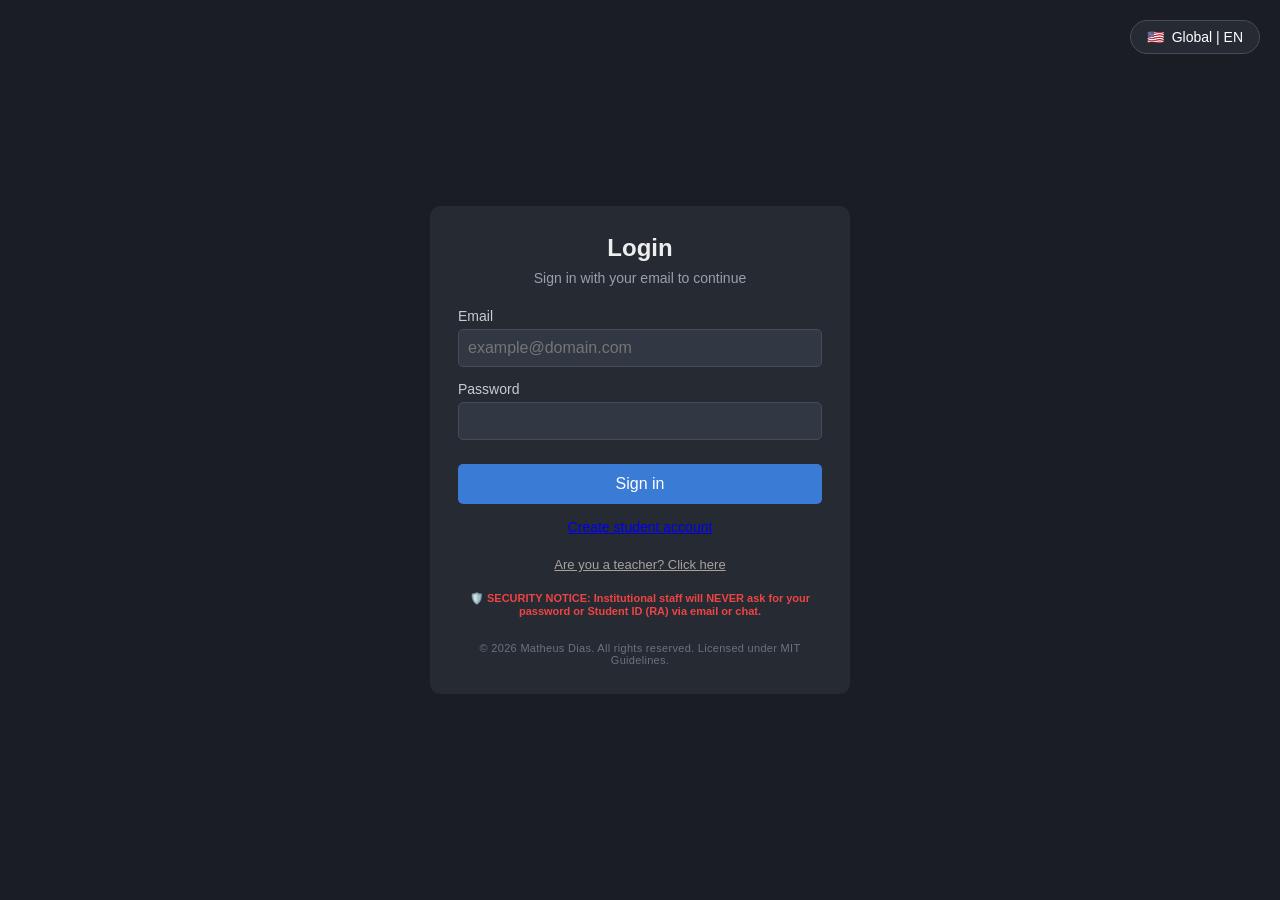
<file: index.html>
<!DOCTYPE html>
<html lang="en">
<head>
    <meta charset="UTF-8">
    <meta http-equiv="refresh" content="0; url=web/index.html">
    <title>Redirecting...</title>
    <script>
        window.location.href = "web/index.html";
    </script>
</head>
<body>
    <p>If you are not redirected, <a href="web/index.html">click here</a>.</p>
</body>
</html>
</file>
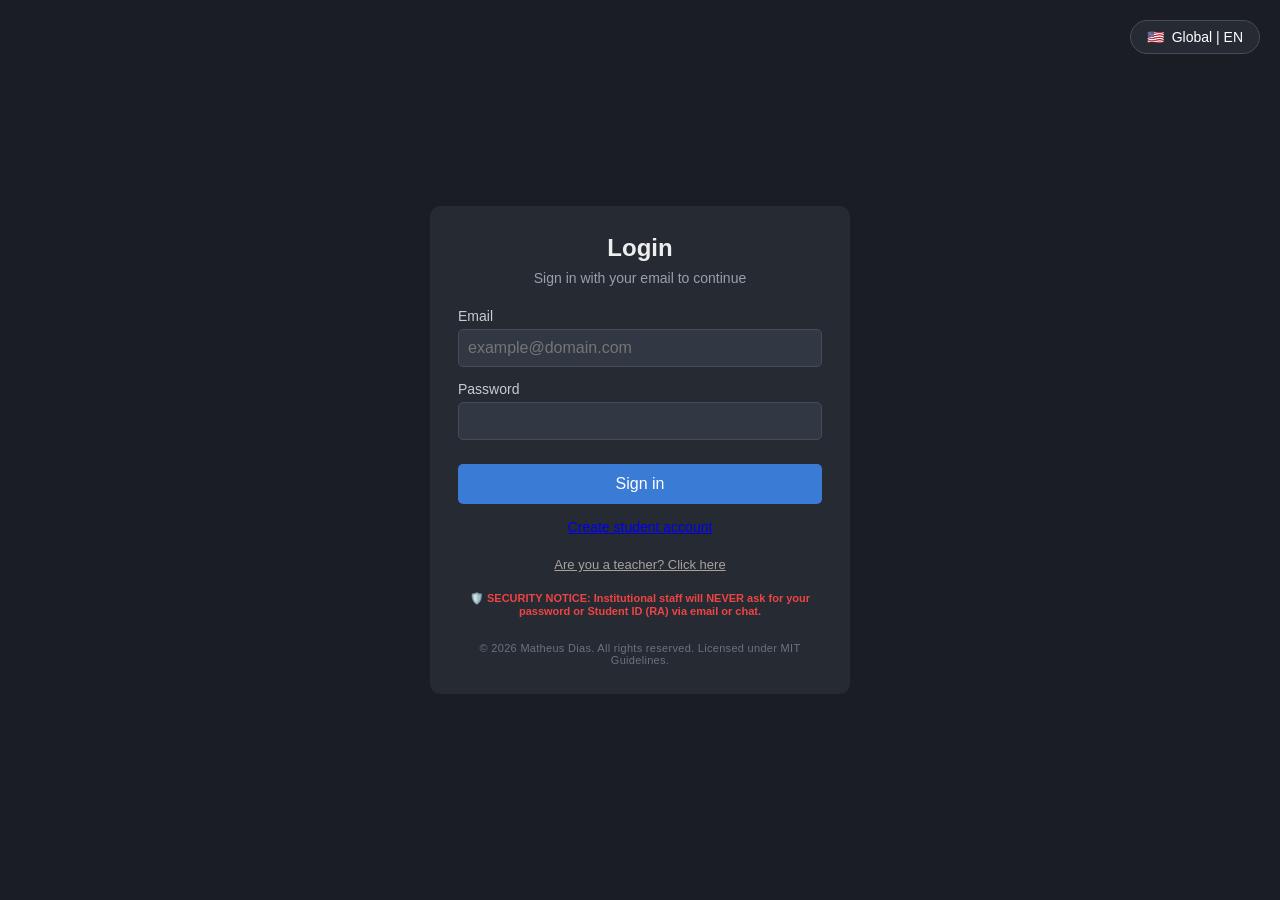
<file: web/index.html>
<!DOCTYPE html>
<html lang="en">
<head>
    <meta charset="UTF-8">
    <meta name="viewport" content="width=device-width, initial-scale=1.0">
    <title>Academic Portal</title>
    <link rel="stylesheet" href="style.css">
    <style>
        .hidden { display: none !important; }

        .link {
            margin-top: 15px;
        }

        #registerBox, #teacherRegisterBox {
            margin-top: 20px;
            max-width: 460px;
        }

        .teacher-link {
            display: block;
            margin-top: 12px;
            font-size: 13px;
            color: #a8a29e;
            text-align: center;
        }

        .open-lang-btn {
            position: absolute;
            top: 20px;
            right: 20px;
            background-color: #252a33;
            border: 1px solid #454c59;
            color: #fff;
            padding: 8px 16px;
            border-radius: 20px;
            cursor: pointer;
            font-size: 14px;
            display: flex;
            align-items: center;
            gap: 8px;
            width: auto;
            margin-top: 0;
        }

        .open-lang-btn:hover {
            background-color: #313743;
        }

        .drawer-overlay {
            position: fixed;
            top: 0;
            left: 0;
            width: 100vw;
            height: 100vh;
            background-color: rgba(0, 0, 0, 0.5);
            z-index: 999;
            display: none;
        }

        .lang-drawer {
            position: fixed;
            top: 0;
            right: -350px;
            width: 320px;
            height: 100vh;
            background-color: #1a1d23;
            border-left: 1px solid #313743;
            z-index: 1000;
            box-shadow: -5px 0 15px rgba(0,0,0,0.5);
            transition: right 0.3s ease;
            display: flex;
            flex-direction: column;
            color: #eee;
            font-family: Arial, sans-serif;
        }

        .lang-drawer.open {
            right: 0;
        }

        .drawer-header {
            display: flex;
            justify-content: space-between;
            align-items: center;
            padding: 20px;
            border-bottom: 1px solid #313743;
        }

        .drawer-header h3 {
            font-size: 16px;
            font-weight: normal;
        }

        .close-btn {
            background: none;
            border: none;
            color: #9aa0aa;
            font-size: 20px;
            cursor: pointer;
            width: auto;
            margin-top: 0;
            padding: 0;
        }

        .current-selection {
            background-color: #3a7bd5;
            padding: 15px 20px;
            display: flex;
            align-items: center;
            gap: 12px;
            font-size: 15px;
        }

        .search-box-container {
            padding: 15px 20px;
            position: relative;
        }

        .search-box-container input {
            width: 100%;
            padding: 8px 35px 8px 12px;
            background-color: #1a1d23;
            border: none;
            border-bottom: 1px solid #454c59;
            color: #fff;
            font-size: 14px;
            border-radius: 0;
        }

        .search-icon {
            position: absolute;
            right: 32px;
            top: 22px;
            color: #9aa0aa;
            font-size: 14px;
        }

        .drawer-content {
            flex: 1;
            overflow-y: auto;
            padding: 10px 20px;
        }

        .category-title {
            color: #9aa0aa;
            font-size: 14px;
            margin: 20px 0 10px 0;
        }

        .lang-option {
            display: flex;
            align-items: center;
            gap: 12px;
            padding: 12px 10px;
            width: 100%;
            background: none;
            border: none;
            color: #eee;
            text-align: left;
            cursor: pointer;
            font-size: 14px;
            border-radius: 4px;
            margin-top: 0;
        }

        .lang-option:hover {
            background-color: #252a33;
        }
    </style>
</head>
<body>

    <button class="open-lang-btn" onclick="toggleDrawer(true)">
        <span id="active-flag" data-i18n="flagIcon">🇺🇸</span>
        <span id="active-label" data-i18n="flagLabel">Global | EN</span>
    </button>

    <div class="drawer-overlay" id="overlay" onclick="toggleDrawer(false)"></div>

    <div class="lang-drawer" id="langDrawer">
        <div class="drawer-header">
            <h3 data-i18n="drawerTitle">Your location</h3>
            <button class="close-btn" onclick="toggleDrawer(false)">&times;</button>
        </div>

        <div class="current-selection">
            <span id="current-flag" data-i18n="flagIcon">🇺🇸</span>
            <span id="current-label" data-i18n="flagLabel">Global | EN</span>
        </div>

        <div class="search-box-container">
            <input type="text" placeholder="Search location..." disabled style="cursor: not-allowed;">
            <span class="search-icon">🔍</span>
        </div>

        <div class="drawer-content">
            <div class="category-title">Worldwide</div>
            <button class="lang-option" onclick="changeLanguage('en')">
                <span>🇺🇸</span> Global | EN
            </button>

            <div class="category-title">Americas</div>
            <button class="lang-option" onclick="changeLanguage('pt')">
                <span>🇧🇷</span> Brazil | PT
            </button>
            <button class="lang-option" style="opacity: 0.4; cursor: not-allowed;" disabled>
                <span>🇦🇷</span> Argentina | ES
            </button>
            <button class="lang-option" style="opacity: 0.4; cursor: not-allowed;" disabled>
                <span>🇨🇦</span> Canada | EN
            </button>
        </div>
    </div>

    <div class="container" id="loginBox">
        <h1 data-i18n="loginTitle">Login</h1>
        <p class="subtitle" data-i18n="loginSubtitle">Sign in with your email to continue</p>

        <div class="form-group">
            <label for="loginEmail">Email</label>
            <input type="email" id="loginEmail" placeholder="example@domain.com">
        </div>

        <div class="form-group">
            <label for="loginPassword" data-i18n="labelPassword">Password</label>
            <input type="password" id="loginPassword">
        </div>

        <button id="loginBtn" onclick="handleLogin()" data-i18n="btnSignIn">Sign in</button>
        <p class="subtitle link"><a href="#" onclick="showCard('registerBox')" data-i18n="linkCreateStudent">Create student account</a></p>
        <a href="#" class="teacher-link" onclick="showCard('teacherRegisterBox')" data-i18n="linkTeacherClick">Are you a teacher? Click here</a>

        <p style="color: #ef4444; font-size: 11px; margin-top: 20px; text-align: center; font-weight: bold;" data-i18n="securityNotice">
            🛡️ SECURITY NOTICE: Institutional staff will NEVER ask for your password or Student ID (RA) via email or chat.
        </p>

        <footer style="margin-top: 25px; text-align: center; font-size: 11px; color: #6b7280; letter-spacing: 0.3px;" data-i18n="copyright">
            &copy; 2026 Matheus Dias. All rights reserved. Licensed under MIT Guidelines.
        </footer>
    </div>

    <div class="container hidden" id="registerBox">
        <h1 data-i18n="regStudentTitle">Student Registration</h1>
        <p class="subtitle" data-i18n="regStudentSubtitle">Create your immutable student account</p>

        <div class="form-group">
            <label for="regFirstName" data-i18n="labelFirstName">First Name</label>
            <input type="text" id="regFirstName" placeholder="e.g., John">
        </div>

        <div class="form-group">
            <label for="regLastName" data-i18n="labelLastName">Last Name</label>
            <input type="text" id="regLastName" placeholder="e.g., Doe">
        </div>

        <div class="form-group">
            <label for="regEmail">Email</label>
            <input type="email" id="regEmail" placeholder="student@domain.com">
        </div>

        <div class="form-group">
            <label for="regPassword" data-i18n="labelPasswordMin">Password (Min 6 chars)</label>
            <input type="password" id="regPassword">
        </div>

        <div class="form-group">
            <label for="regConfirmPassword" data-i18n="labelConfirmPassword">Confirm Password</label>
            <input type="password" id="regConfirmPassword">
        </div>

        <button onclick="handleStudentRegister()" data-i18n="btnRegisterStudent">Register as Student</button>
        <p class="subtitle link"><a href="#" onclick="showCard('loginBox')" data-i18n="linkBackSignIn">Back to Sign In</a></p>

        <footer style="margin-top: 25px; text-align: center; font-size: 11px; color: #6b7280; letter-spacing: 0.3px;" data-i18n="copyright">
            &copy; 2026 Matheus Dias. All rights reserved. Licensed under MIT Guidelines.
        </footer>
    </div>

    <div class="container hidden" id="teacherRegisterBox">
        <h1 data-i18n="regTeacherTitle">Teacher Staff Portal</h1>
        <p class="subtitle" data-i18n="regTeacherSubtitle">Authorized institutional registration only</p>

        <div class="form-group">
            <label for="tFirstName" data-i18n="labelFirstName">First Name</label>
            <input type="text" id="tFirstName">
        </div>

        <div class="form-group">
            <label for="tLastName" data-i18n="labelLastName">Last Name</label>
            <input type="text" id="tLastName">
        </div>

        <div class="form-group">
            <label for="tEmail" data-i18n="labelInstEmail">Institutional Email</label>
            <input type="email" id="tEmail">
        </div>

        <div class="form-group">
            <label for="tPassword" data-i18n="labelPasswordMin">Password (Min 6 chars)</label>
            <input type="password" id="tPassword">
        </div>

        <div class="form-group">
            <label for="tAccessKey" data-i18n="labelAccessKey">Institutional Access Key</label>
            <input type="text" id="tAccessKey">
        </div>

        <button onclick="handleTeacherRegister()" data-i18n="btnRegisterTeacher">Verify &amp; Save Staff Account</button>
        <p class="subtitle link"><a href="#" onclick="showCard('loginBox')" data-i18n="linkBackSignIn">Back to Sign In</a></p>

        <footer style="margin-top: 25px; text-align: center; font-size: 11px; color: #6b7280; letter-spacing: 0.3px;" data-i18n="copyright">
            &copy; 2026 Matheus Dias. All rights reserved. Licensed under MIT Guidelines.
        </footer>
    </div>

    <script>
        const translations = {
            en: {
                flagIcon: "🇺🇸",
                flagLabel: "Global | EN",
                drawerTitle: "Your location",
                loginTitle: "Login",
                loginSubtitle: "Sign in with your email to continue",
                labelPassword: "Password",
                btnSignIn: "Sign in",
                linkCreateStudent: "Create student account",
                linkTeacherClick: "Are you a teacher? Click here",
                securityNotice: "🛡️ SECURITY NOTICE: Institutional staff will NEVER ask for your password or Student ID (RA) via email or chat.",
                copyright: "© 2026 Matheus Dias. All rights reserved. Licensed under MIT Guidelines.",
                regStudentTitle: "Student Registration",
                regStudentSubtitle: "Create your immutable student account",
                labelFirstName: "First Name",
                labelLastName: "Last Name",
                labelPasswordMin: "Password (Min 6 chars)",
                labelConfirmPassword: "Confirm Password",
                btnRegisterStudent: "Register as Student",
                linkBackSignIn: "Back to Sign In",
                regTeacherTitle: "Teacher Staff Portal",
                regTeacherSubtitle: "Authorized institutional registration only",
                labelInstEmail: "Institutional Email",
                labelAccessKey: "Institutional Access Key",
                btnRegisterTeacher: "Verify & Save Staff Account",
                alertEmailFormat: "Security Error: Please enter a valid email format.",
                alertWrongCreds: "Wrong email or password. Attempt ",
                alertBruteForce: "Security Alert: 3 failed attempts detected. Authentication module locked for 30 seconds to prevent automated dictionary attacks.",
                alertLocked: "Security Block: Too many login attempts. System is cooling down. Please wait.",
                alertFillFields: "Validation Error: Fill in all the fields.",
                alertNameLength: "Security Error: Names must contain only letters and be at least 2 characters long.",
                alertPassLength: "Security Error: Password must be at least 6 characters long.",
                alertPassMatch: "Validation Error: Passwords do not match.",
                alertEnumMitigation: "Unable to complete registration with the information provided. Please verify your email or try again later.",
                alertAccessDenied: "Access Denied: Invalid Institutional Access Key.",
                alertTeacherSuccess: "Teacher Staff account authorized and created successfully!",
                alertStudentSuccess: "Account securely processed!\n\nYour PERMANENT Student ID (RA) is: ",
                alertPhishingNotice: "\n\n⚠️ IMPORTANT: Keep this number secret. If you receive any message asking for this token to 'update your registration', delete it immediately. It is a phishing attempt."
            },
            pt: {
                flagIcon: "🇧🇷",
                flagLabel: "Brazil | PT",
                drawerTitle: "Sua localização",
                loginTitle: "Entrar",
                loginSubtitle: "Faça login com seu e-mail para continuar",
                labelPassword: "Senha",
                btnSignIn: "Entrar",
                linkCreateStudent: "Criar conta de estudante",
                linkTeacherClick: "Você é um professor? Clique aqui",
                securityNotice: "🛡️ AVISO DE SEGURANÇA: A equipe institucional NUNCA solicitará sua senha ou RA por e-mail ou chat.",
                copyright: "© 2026 Matheus Dias. Todos os direitos reservados. Licenciado sob as Diretrizes MIT.",
                regStudentTitle: "Cadastro de Aluno",
                regStudentSubtitle: "Crie sua conta acadêmica imutável",
                labelFirstName: "Primeiro Nome",
                labelLastName: "Sobrenome",
                labelPasswordMin: "Senha (Mín. 6 caracteres)",
                labelConfirmPassword: "Confirmar Senha",
                btnRegisterStudent: "Cadastrar como Aluno",
                linkBackSignIn: "Voltar para o Login",
                regTeacherTitle: "Portal do Corpo Docente",
                regTeacherSubtitle: "Apenas registros institucionais autorizados",
                labelInstEmail: "E-mail Institucional",
                labelAccessKey: "Chave de Acesso Institucional",
                btnRegisterTeacher: "Verificar e Salvar Conta Docente",
                alertEmailFormat: "Erro de Segurança: Insira um formato de e-mail válido.",
                alertWrongCreds: "E-mail ou senha incorretos. Tentativa ",
                alertBruteForce: "Alerta de Segurança: 3 tentativas falhas detectadas. Módulo bloqueado por 30 segundos para evitar ataques automatizados de dicionário.",
                alertLocked: "Bloqueio de Segurança: Muitas tentativas de login. O sistema está resfriando. Por favor, aguarde.",
                alertFillFields: "Erro de Validação: Preencha todos os campos.",
                alertNameLength: "Erro de Segurança: Os nomes devem conter apenas letras e ter pelo menos 2 caracteres.",
                alertPassLength: "Erro de Segurança: A senha deve ter pelo menos 6 caracteres.",
                alertPassMatch: "Erro de Validação: As senhas não coincidem.",
                alertEnumMitigation: "Não foi possível concluir o cadastro com os dados informados. Verifique seu e-mail ou tente novamente mais tarde.",
                alertAccessDenied: "Acesso Negado: Chave de Acesso Institucional Inválida.",
                alertTeacherSuccess: "Conta de Professor autorizada e criada com sucesso!",
                alertStudentSuccess: "Conta processada com segurança!\n\nSeu ID de Estudante (RA) PERMANENTE é: ",
                alertPhishingNotice: "\n\n⚠️ IMPORTANTE: Guarde este número em segredo. Se receber qualquer mensagem solicitando este código para 'atualizar cadastro', delete imediatamente. É uma tentativa de phishing."
            }
        };

        let currentLang = localStorage.getItem('preferredLang') || 'en';

        function toggleDrawer(open) {
            const drawer = document.getElementById('langDrawer');
            const overlay = document.getElementById('overlay');
            if (open) {
                overlay.style.display = 'block';
                setTimeout(() => drawer.classList.add('open'), 10);
            } else {
                drawer.classList.remove('open');
                setTimeout(() => overlay.style.display = 'none', 300);
            }
        }

        function changeLanguage(lang) {
            currentLang = lang;
            localStorage.setItem('preferredLang', lang);
            document.querySelectorAll('[data-i18n]').forEach(el => {
                const key = el.getAttribute('data-i18n');
                if (translations[lang][key]) {
                    el.textContent = translations[lang][key];
                }
            });
            toggleDrawer(false);
        }

        window.onload = () => {
            changeLanguage(currentLang);
        };

        if (!localStorage.getItem('usersDB')) {
            const defaultDB = {
                "teacher@school.com": { password: btoa("teacher123"), role: "teacher", name: btoa("Prof. Matheus"), studentID: "" },
                "student@school.com": { password: btoa("student123"), role: "student", name: btoa("Matheus Dias"), studentID: "123456" }
            };
            localStorage.setItem('usersDB', JSON.stringify(defaultDB));
        }

        const emailRegex = /^[^\s@]+@[^\s@]+.[^\s@]+$/;
        const nameRegex = /^[A-Za-zÀ-ÖØ-öø-ÿ]{2,}$/;
        let loginAttempts = 0;
        let isLocked = false;

        function showCard(targetId) {
            ['loginBox', 'registerBox', 'teacherRegisterBox'].forEach(id => {
                document.getElementById(id).classList.add('hidden');
            });
            document.getElementById(targetId).classList.remove('hidden');
        }

        function handleLogin() {
            if (isLocked) {
                alert(translations[currentLang].alertLocked);
                return;
            }
            const email = document.getElementById('loginEmail').value.trim().toLowerCase();
            const password = document.getElementById('loginPassword').value;
            const users = JSON.parse(localStorage.getItem('usersDB'));
            const user = users[email];

            if (!emailRegex.test(email)) {
                alert(translations[currentLang].alertEmailFormat);
                return;
            }

            if (!user || atob(user.password) !== password) {
                loginAttempts++;
                if (loginAttempts >= 3) {
                    isLocked = true;
                    const loginBtn = document.getElementById('loginBtn');
                    loginBtn.disabled = true;
                    loginBtn.innerText = currentLang === 'en' ? "Locked (30s)" : "Bloqueado (30s)";
                    loginBtn.style.backgroundColor = "#4b5563";
                    loginBtn.style.cursor = "not-allowed";
                    alert(translations[currentLang].alertBruteForce);
                    setTimeout(() => {
                        isLocked = false;
                        loginAttempts = 0;
                        loginBtn.disabled = false;
                        loginBtn.innerText = translations[currentLang].btnSignIn;
                        loginBtn.style.backgroundColor = "#3a7bd5";
                        loginBtn.style.cursor = "pointer";
                    }, 30000);
                    return;
                }
                alert(translations[currentLang].alertWrongCreds + loginAttempts + "/3");
                return;
            }

            loginAttempts = 0;
            localStorage.setItem('currentUser', JSON.stringify({
                email: email,
                name: atob(user.name),
                role: user.role,
                studentID: user.studentID
            }));
            location.href = user.role === 'teacher' ? 'teacher.html' : 'student.html';
        }

        function handleStudentRegister() {
            const firstName = document.getElementById('regFirstName').value.trim();
            const lastName = document.getElementById('regLastName').value.trim();
            const email = document.getElementById('regEmail').value.trim().toLowerCase();
            const password = document.getElementById('regPassword').value;
            const confirmPassword = document.getElementById('regConfirmPassword').value;

            if (!firstName || !lastName || !email || !password || !confirmPassword) {
                alert(translations[currentLang].alertFillFields);
                return;
            }
            if (!nameRegex.test(firstName) || !nameRegex.test(lastName)) {
                alert(translations[currentLang].alertNameLength);
                return;
            }
            if (!emailRegex.test(email)) {
                alert(translations[currentLang].alertEmailFormat);
                return;
            }
            if (password.length < 6) {
                alert(translations[currentLang].alertPassLength);
                return;
            }
            if (password !== confirmPassword) {
                alert(translations[currentLang].alertPassMatch);
                return;
            }

            const users = JSON.parse(localStorage.getItem('usersDB')) || {};
            if (users[email]) {
                alert(translations[currentLang].alertEnumMitigation);
                return;
            }

            const fullName = firstName.charAt(0).toUpperCase() + firstName.slice(1) + " " + lastName.charAt(0).toUpperCase() + lastName.slice(1);

            let existingStudentID = "";
            const duplicateNameUser = Object.values(users).find(u => atob(u.name).toLowerCase() === fullName.toLowerCase());
            if (duplicateNameUser) {
                existingStudentID = duplicateNameUser.studentID;
            }

            if (!existingStudentID) {
                do {
                    existingStudentID = Math.floor(100000 + Math.random() * 900000).toString();
                    var idExists = Object.values(users).some(u => u.studentID === existingStudentID);
                } while (idExists);
            }

            users[email] = {
                password: btoa(password),
                role: "student",
                name: btoa(fullName),
                studentID: existingStudentID
            };

            localStorage.setItem('usersDB', JSON.stringify(users));
            alert(translations[currentLang].alertStudentSuccess + existingStudentID + translations[currentLang].alertPhishingNotice);
            showCard('loginBox');
        }

        function handleTeacherRegister() {
            const firstName = document.getElementById('tFirstName').value.trim();
            const lastName = document.getElementById('tLastName').value.trim();
            const email = document.getElementById('tEmail').value.trim().toLowerCase();
            const password = document.getElementById('tPassword').value;
            const accessKey = document.getElementById('tAccessKey').value.trim();

            if (!firstName || !lastName || !email || !password || !accessKey) {
                alert(translations[currentLang].alertFillFields);
                return;
            }
            if (!nameRegex.test(firstName) || !nameRegex.test(lastName)) {
                alert(translations[currentLang].alertNameLength);
                return;
            }
            if (!emailRegex.test(email)) {
                alert(translations[currentLang].alertEmailFormat);
                return;
            }
            if (password.length < 6) {
                alert(translations[currentLang].alertPassLength);
                return;
            }
            if (btoa(accessKey) !== "U0NIT09MMjAyNg==") {
                alert(translations[currentLang].alertAccessDenied);
                return;
            }

            const users = JSON.parse(localStorage.getItem('usersDB')) || {};
            if (users[email]) {
                alert(translations[currentLang].alertEnumMitigation);
                return;
            }

            const fullName = "Prof. " + firstName.charAt(0).toUpperCase() + firstName.slice(1) + " " + lastName.charAt(0).toUpperCase() + lastName.slice(1);

            users[email] = {
                password: btoa(password),
                role: "teacher",
                name: btoa(fullName),
                studentID: ""
            };

            localStorage.setItem('usersDB', JSON.stringify(users));
            alert(translations[currentLang].alertTeacherSuccess);
            showCard('loginBox');
        }
    </script>
</body>
</html>
</file>
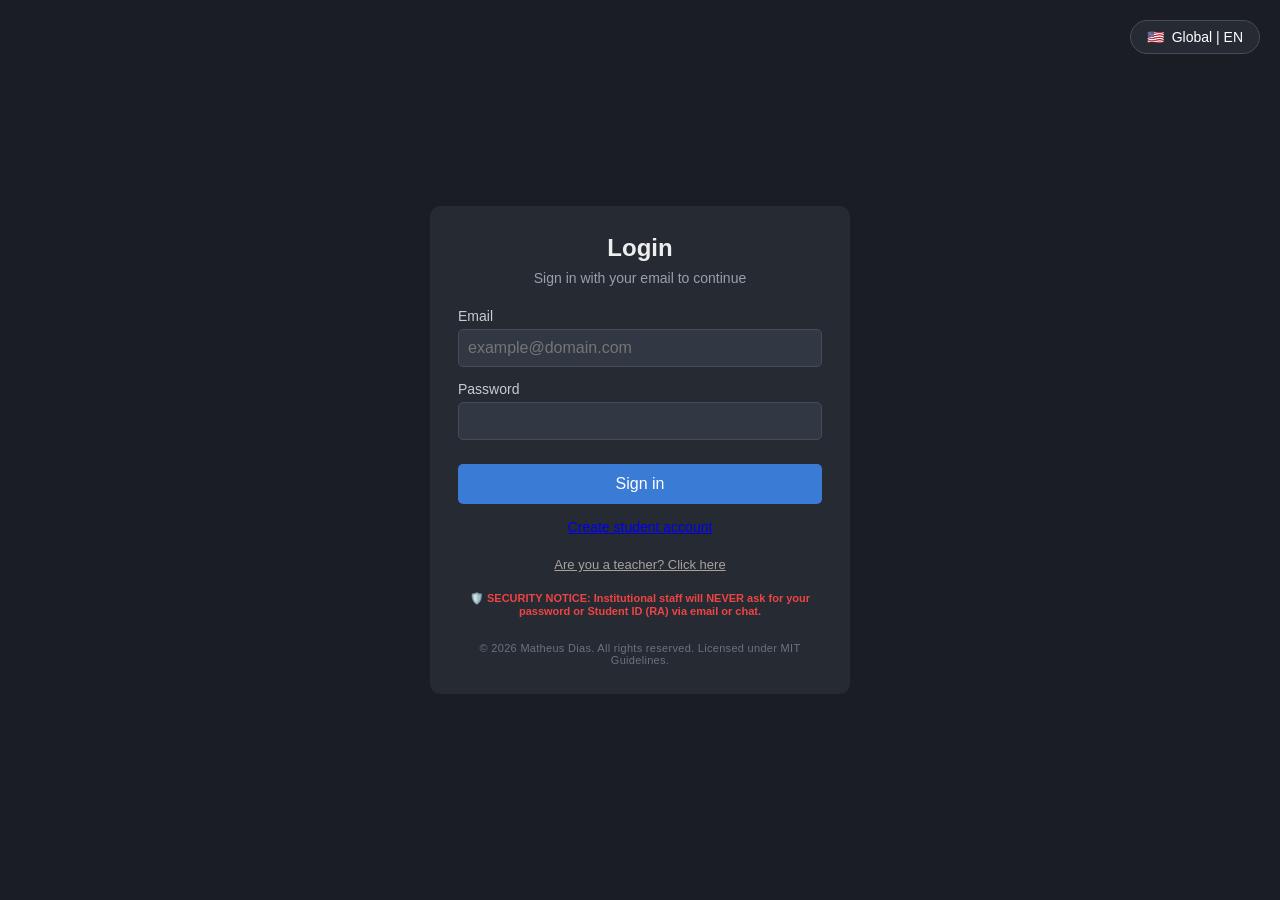
<file: student.html>
<!DOCTYPE html>
<html lang="en">
<head>
    <meta charset="UTF-8">
    <meta name="viewport" content="width=device-width, initial-scale=1.0">
    <title>Report Card</title>
    <link rel="stylesheet" href="style.css">
    <style>
        .pending-badge {
            background-color: #666;
            color: #fff;
        }

        .logout {
            margin-top: 30px;
        }
    </style>
</head>
<body>
    <div class="container">
        <h1>Report Card</h1>
        <p class="subtitle" id="welcomeMessage"></p>

        <div id="resultCard" class="result-card">
            <h2 id="studentName"></h2>
            <p class="result-info">Average: <span id="average">--</span></p>
            <div id="status" class="badge pending-badge">Pending</div>
        </div>

        <p class="subtitle logout"><a href="index.html" onclick="logout()">Logout</a></p>
    </div>

    <script>
        const user = JSON.parse(localStorage.getItem('currentUser'));

        if (!user) {
            location.href = 'index.html';
        } else {
            const welcome = document.getElementById('welcomeMessage');
            welcome.textContent = 'Logged in as ' + user.name;
            document.getElementById('studentName').textContent = user.name;

            const history = JSON.parse(localStorage.getItem('gradesHistory')) || [];
            const record = history.find(item => item.name === user.name.toLowerCase());

            if (record) {
                const key = record.status.toLowerCase();
                const status = document.getElementById('status');

                document.getElementById('average').textContent = record.average;
                document.getElementById('resultCard').className = 'result-card ' + key + '-card';
                status.className = 'badge ' + key + '-badge';
                status.textContent = record.status;
            } else {
                welcome.textContent += ' (no grades yet)';
            }
        }

        function logout() {
            localStorage.removeItem('currentUser');
        }
    </script>
</body>
</html>
</file>
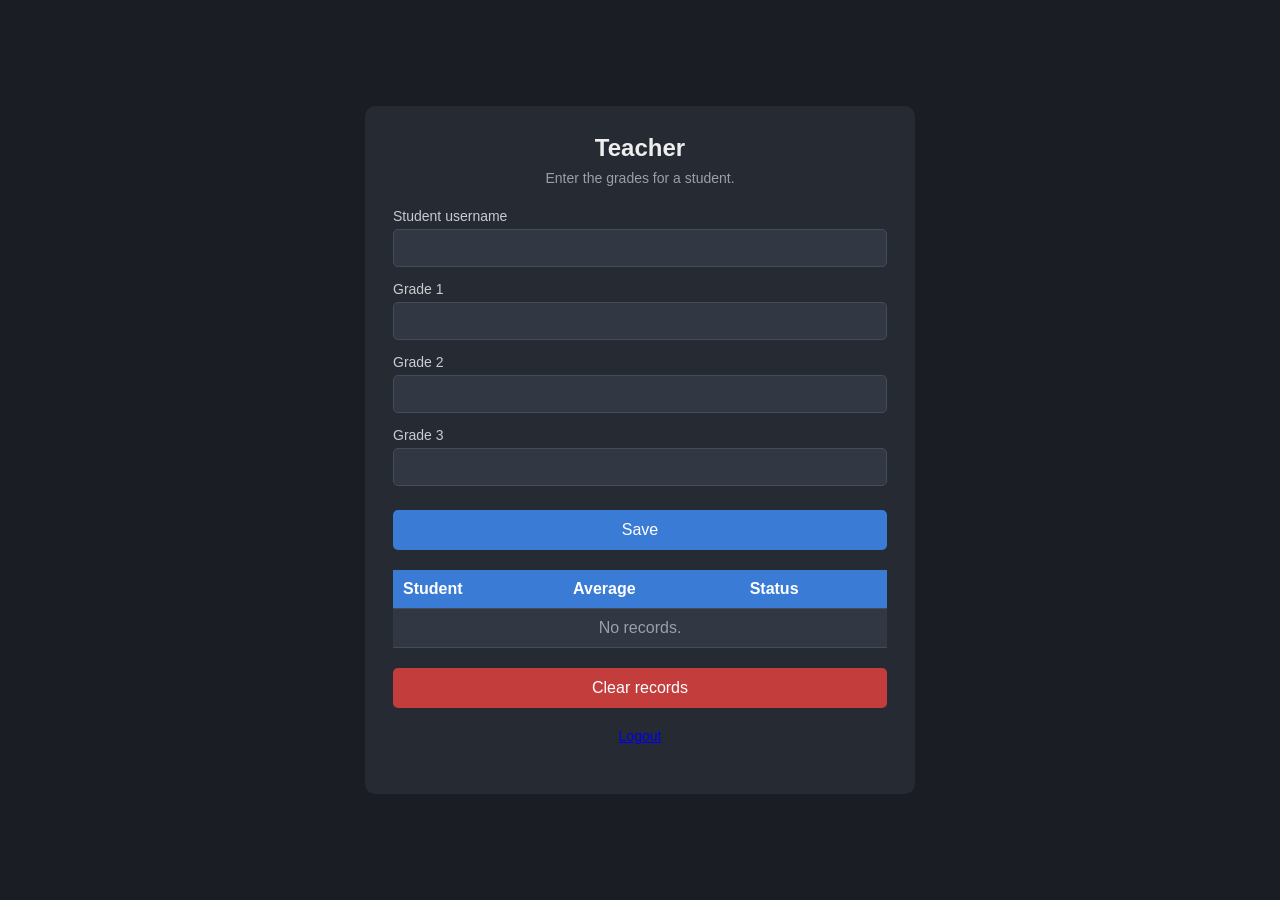
<file: teacher.html>
<!DOCTYPE html>
<html lang="en">
<head>
    <meta charset="UTF-8">
    <meta name="viewport" content="width=device-width, initial-scale=1.0">
    <title>Teacher</title>
    <link rel="stylesheet" href="style.css">
    <style>
        table {
            width: 100%;
            border-collapse: collapse;
            margin-top: 20px;
            background-color: #313743;
        }

        th, td {
            padding: 10px;
            text-align: left;
            border-bottom: 1px solid #454c59;
        }

        th {
            background-color: #3a7bd5;
            color: #fff;
        }

        tr:hover {
            background-color: #3b4250;
        }

        .empty {
            text-align: center;
            color: #9aa0aa;
        }

        .danger {
            background-color: #c43d3d;
            margin-top: 20px;
        }

        .danger:hover {
            background-color: #a83232;
        }

        .logout {
            margin-top: 20px;
        }
    </style>
</head>
<body>
    <div class="container" style="max-width: 550px;">
        <h1>Teacher</h1>
        <p class="subtitle">Enter the grades for a student.</p>

        <div class="form-group">
            <label for="studentName">Student username</label>
            <input type="text" id="studentName">
        </div>
        <div class="form-group">
            <label for="grade1">Grade 1</label>
            <input type="number" id="grade1" min="0" max="10" step="0.1">
        </div>
        <div class="form-group">
            <label for="grade2">Grade 2</label>
            <input type="number" id="grade2" min="0" max="10" step="0.1">
        </div>
        <div class="form-group">
            <label for="grade3">Grade 3</label>
            <input type="number" id="grade3" min="0" max="10" step="0.1">
        </div>
        <button onclick="saveStudentGrade()">Save</button>

        <table>
            <thead>
                <tr>
                    <th>Student</th>
                    <th>Average</th>
                    <th>Status</th>
                </tr>
            </thead>
            <tbody id="historyTableBody"></tbody>
        </table>

        <button class="danger" onclick="clearHistory()">Clear records</button>
        <p class="subtitle logout"><a href="index.html">Logout</a></p>
    </div>

    <script>
        function renderTable() {
            const history = JSON.parse(localStorage.getItem('gradesHistory')) || [];
            const tbody = document.getElementById('historyTableBody');
            tbody.innerHTML = '';

            if (history.length === 0) {
                tbody.innerHTML = '<tr><td colspan="3" class="empty">No records.</td></tr>';
                return;
            }

            history.forEach(item => {
                const row = document.createElement('tr');
                [item.name, item.average, item.status].forEach(text => {
                    const cell = document.createElement('td');
                    cell.textContent = text;
                    row.appendChild(cell);
                });
                tbody.appendChild(row);
            });
        }

        function saveStudentGrade() {
            const name = document.getElementById('studentName').value.trim().toLowerCase();
            const grades = ['grade1', 'grade2', 'grade3']
                .map(id => parseFloat(document.getElementById(id).value));

            if (!name || grades.some(isNaN)) {
                alert("Fill in all the fields.");
                return;
            }

            if (grades.some(g => g < 0 || g > 10)) {
                alert("Grades must be between 0 and 10.");
                return;
            }

            const avg = grades.reduce((a, b) => a + b) / 3;
            let status = "Failed";
            if (avg >= 7) status = "Approved";
            else if (avg >= 5) status = "Remedial";

            const history = (JSON.parse(localStorage.getItem('gradesHistory')) || [])
                .filter(item => item.name !== name);
            history.push({ name: name, average: avg.toFixed(2), status: status });
            localStorage.setItem('gradesHistory', JSON.stringify(history));

            renderTable();
            ['studentName', 'grade1', 'grade2', 'grade3'].forEach(id => {
                document.getElementById(id).value = '';
            });
        }

        function clearHistory() {
            if (confirm("Clear all records?")) {
                localStorage.removeItem('gradesHistory');
                renderTable();
            }
        }

        renderTable();
    </script>
</body>
</html>
</file>
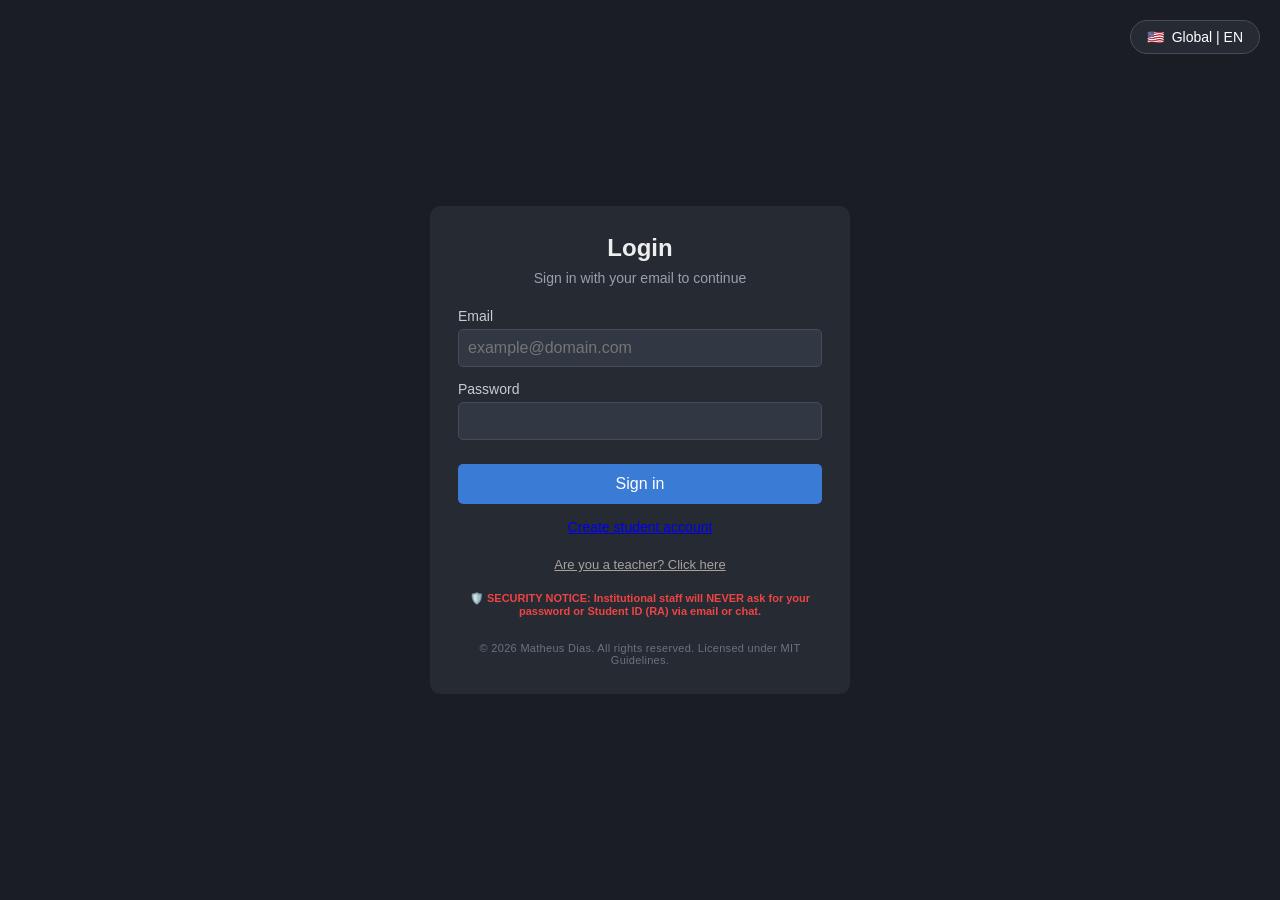
<file: web/student.html>
<!DOCTYPE html>
<html lang="en">
<head>
    <meta charset="UTF-8">
    <meta name="viewport" content="width=device-width, initial-scale=1.0">
    <title>Report Card</title>
    <link rel="stylesheet" href="style.css">
    <style>
        .pending-badge { background-color: #666; color: #fff; }
        .logout { margin-top: 30px; }
        .id-display { color: #38bdf8; font-size: 14px; margin-bottom: 10px; font-weight: bold; }
    </style>
</head>
<body>
    <div class="container">
        <h1 data-i18n="reportHeader">Report Card</h1>
        <p class="subtitle" id="welcomeMessage"></p>

        <div id="resultCard" class="result-card">
            <div id="studentIDDisplay" class="id-display"></div>
            <h2 id="studentName"></h2>
            <p class="result-info"><span data-i18n="labelAvg">Average</span>: <span id="average">--</span></p>
            <div id="status" class="badge pending-badge">Pending</div>
        </div>

        <p class="subtitle logout"><a href="index.html" onclick="logout()" data-i18n="btnLogout">Logout</a></p>

        <footer style="margin-top: 25px; text-align: center; font-size: 11px; color: #6b7280; letter-spacing: 0.3px;" data-i18n="copyright">
            &copy; 2026 Matheus Dias. All rights reserved. Licensed under MIT Guidelines.
        </footer>
    </div>

    <script>
        const translations = {
            en: {
                reportHeader: "Report Card",
                labelAvg: "Average",
                btnLogout: "Logout",
                copyright: "© 2026 Matheus Dias. All rights reserved. Licensed under MIT Guidelines.",
                noGrades: " (no grades yet)",
                loginAs: "Logged in as ",
                sessionExpired: "Session Expired: This account has been deactivated or removed by the institution.",
                status_approved: "Approved",
                status_remedial: "Remedial",
                status_failed: "Failed",
                status_pending: "Pending"
            },
            pt: {
                reportHeader: "Boletim Escolar",
                labelAvg: "Média",
                btnLogout: "Sair (Logout)",
                copyright: "© 2026 Matheus Dias. Todos os direitos reservados. Licenciado sob as Diretrizes MIT.",
                noGrades: " (sem notas lançadas)",
                loginAs: "Conectado como ",
                sessionExpired: "Sessão Expirada: Esta conta foi desativada ou removida pela instituição.",
                status_approved: "Aprovado",
                status_remedial: "Recuperação",
                status_failed: "Reprovado",
                status_pending: "Pendente"
            }
        };

        const currentLang = localStorage.getItem('preferredLang') || 'en';
        const user = JSON.parse(localStorage.getItem('currentUser'));
        const usersDB = JSON.parse(localStorage.getItem('usersDB')) || {};

        if (!user || !usersDB[user.email]) {
            localStorage.removeItem('currentUser');
            alert(translations[currentLang].sessionExpired);
            location.href = 'index.html';
        } else {
            document.querySelectorAll('[data-i18n]').forEach(el => {
                const key = el.getAttribute('data-i18n');
                if (translations[currentLang][key]) el.textContent = translations[currentLang][key];
            });

            const welcome = document.getElementById('welcomeMessage');
            welcome.textContent = translations[currentLang].loginAs + user.name;
            document.getElementById('studentName').textContent = user.name;

            if (user.studentID) {
                document.getElementById('studentIDDisplay').textContent = "STUDENT ID (RA): " + user.studentID;
            }

            const history = JSON.parse(localStorage.getItem('gradesHistory')) || [];
            const record = history.find(item => item.id === user.studentID);

            const statusElement = document.getElementById('status');
            if (record) {
                const key = record.status.toLowerCase();
                document.getElementById('average').textContent = record.average;
                document.getElementById('resultCard').className = 'result-card ' + key + '-card';
                statusElement.className = 'badge ' + key + '-badge';
                statusElement.textContent = translations[currentLang]['status_' + key];
            } else {
                welcome.textContent += translations[currentLang].noGrades;
                statusElement.textContent = translations[currentLang].status_pending;
            }
        }

        function logout() {
            localStorage.removeItem('currentUser');
        }
    </script>
</body>
</html>
</file>
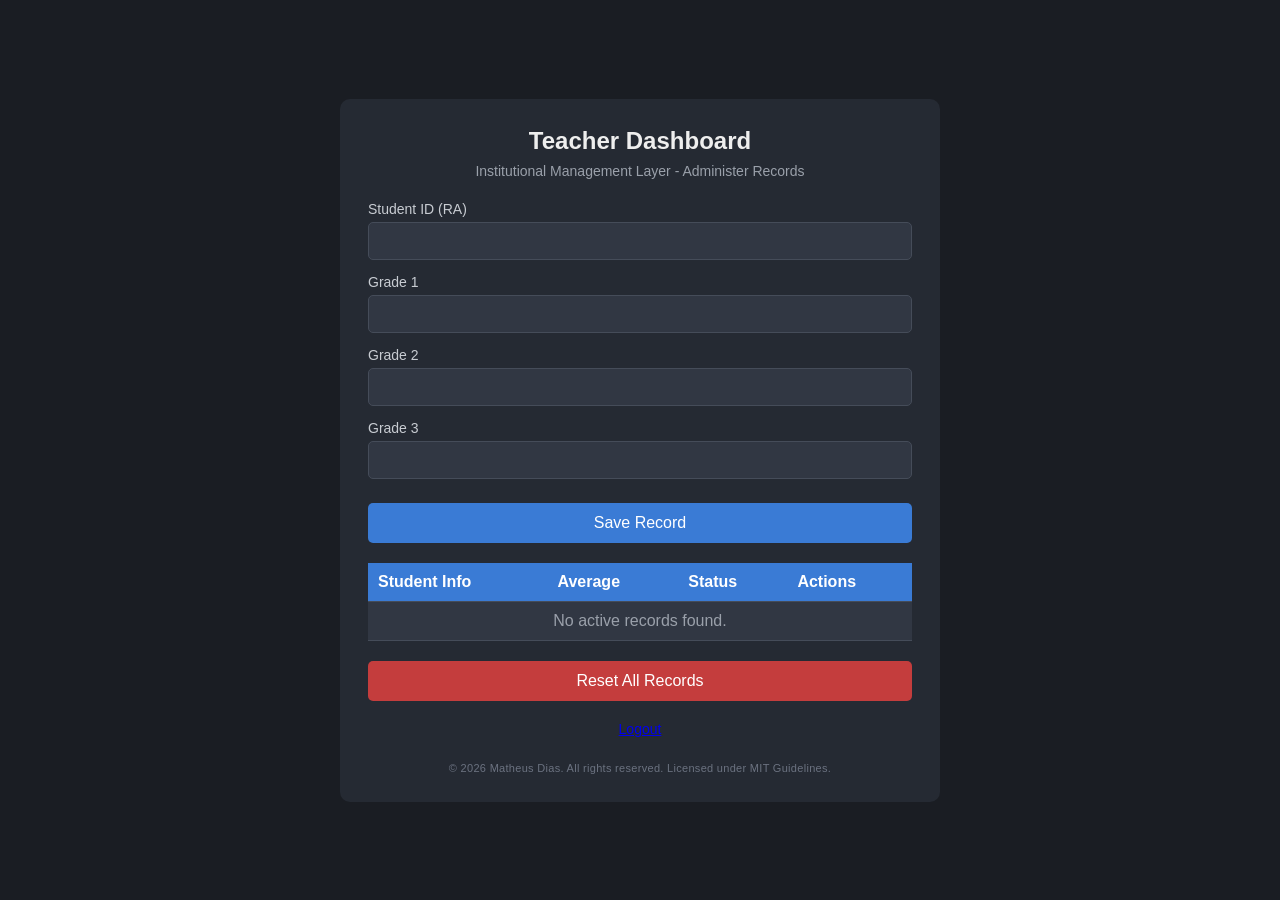
<file: web/teacher.html>
<!DOCTYPE html>
<html lang="en">
<head>
    <meta charset="UTF-8">
    <meta name="viewport" content="width=device-width, initial-scale=1.0">
    <title>Teacher Panel</title>
    <link rel="stylesheet" href="style.css">
    <style>
        table { width: 100%; border-collapse: collapse; margin-top: 20px; background-color: #313743; }
        th, td { padding: 10px; text-align: left; border-bottom: 1px solid #454c59; }
        th { background-color: #3a7bd5; color: #fff; }
        tr:hover { background-color: #3b4250; }
        .empty { text-align: center; color: #9aa0aa; }
        .danger { background-color: #c43d3d; margin-top: 20px; }
        .danger:hover { background-color: #a83232; }
        .btn-delete { background-color: #ef4444; color: white; border: none; padding: 4px 10px; border-radius: 4px; cursor: pointer; font-size: 12px; width: auto; margin-top: 0; }
        .btn-delete:hover { background-color: #dc2626; }
        .logout { margin-top: 20px; }
    </style>
</head>
<body>
    <div class="container" style="max-width: 600px;">
        <h1 data-i18n="panelTitle">Teacher Dashboard</h1>
        <p class="subtitle" data-i18n="panelSubtitle">Institutional Management Layer - Administer Records</p>

        <div class="form-group">
            <label for="studentID">Student ID (RA)</label>
            <input type="text" id="studentID">
        </div>
        <div class="form-group">
            <label for="grade1" data-i18n="g1">Grade 1</label>
            <input type="number" id="grade1" min="0" max="10" step="0.1">
        </div>
        <div class="form-group">
            <label for="grade2" data-i18n="g2">Grade 2</label>
            <input type="number" id="grade2" min="0" max="10" step="0.1">
        </div>
        <div class="form-group">
            <label for="grade3" data-i18n="g3">Grade 3</label>
            <input type="number" id="grade3" min="0" max="10" step="0.1">
        </div>
        <button onclick="saveStudentGrade()" data-i18n="btnSave">Save Record</button>

        <table>
            <thead>
                <tr>
                    <th data-i18n="thInfo">Student Info</th>
                    <th data-i18n="thAvg">Average</th>
                    <th data-i18n="thStatus">Status</th>
                    <th data-i18n="thAction">Actions</th>
                </tr>
            </thead>
            <tbody id="historyTableBody"></tbody>
        </table>

        <button class="danger" onclick="clearHistory()" data-i18n="btnReset">Reset All Records</button>
        <p class="subtitle logout"><a href="index.html" data-i18n="btnLogout">Logout</a></p>

        <footer style="margin-top: 25px; text-align: center; font-size: 11px; color: #6b7280; letter-spacing: 0.3px;" data-i18n="copyright">
            &copy; 2026 Matheus Dias. All rights reserved. Licensed under MIT Guidelines.
        </footer>
    </div>

    <script>
        const translations = {
            en: {
                panelTitle: "Teacher Dashboard",
                panelSubtitle: "Institutional Management Layer - Administer Records",
                g1: "Grade 1", g2: "Grade 2", g3: "Grade 3",
                btnSave: "Save Record", btnReset: "Reset All Records", btnLogout: "Logout",
                thInfo: "Student Info", thAvg: "Average", thStatus: "Status", thAction: "Actions",
                emptyTable: "No active records found.", btnRemove: "Remove",
                alertRequired: "Validation Error: Fill in all the fields.",
                alertBounds: "Security Error: Grades must be between 0 and 10.",
                alertNotFound: "Database Error: Student ID not found or account deactivated.",
                confirmDelete: "Deactivate and remove student ID {id} from the history?",
                confirmReset: "Clear all active academic records?",
                successLaunch: "Report card updated successfully!",
                status_approved: "Approved", status_remedial: "Remedial", status_failed: "Failed",
                copyright: "© 2026 Matheus Dias. All rights reserved. Licensed under MIT Guidelines."
            },
            pt: {
                panelTitle: "Painel do Professor",
                panelSubtitle: "Camada de Gestão Institucional - Administrar Registros",
                g1: "Nota 1", g2: "Nota 2", g3: "Nota 3",
                btnSave: "Salvar Registro", btnReset: "Resetar Todos os Registros", btnLogout: "Sair (Logout)",
                thInfo: "Dados do Aluno", thAvg: "Média", thStatus: "Status", thAction: "Ações",
                emptyTable: "Nenhum registro ativo encontrado.", btnRemove: "Remover",
                alertRequired: "Erro de Validação: Preencha todos os campos.",
                alertBounds: "Erro de Segurança: As notas devem estar entre 0 e 10.",
                alertNotFound: "Erro de Banco de Dados: ID do Aluno não encontrado ou conta desativada.",
                confirmDelete: "Desativar e remover o ID de estudante {id} do histórico?",
                confirmReset: "Limpar todos os registros acadêmicos ativos?",
                successLaunch: "Boletim atualizado com sucesso!",
                status_approved: "Aprovado", status_remedial: "Recuperação", status_failed: "Reprovado",
                copyright: "© 2026 Matheus Dias. Todos os direitos reservados. Licenciado sob as Diretrizes MIT."
            }
        };

        const currentLang = localStorage.getItem('preferredLang') || 'en';

        function applyTranslations() {
            document.querySelectorAll('[data-i18n]').forEach(el => {
                const key = el.getAttribute('data-i18n');
                if (translations[currentLang][key]) el.textContent = translations[currentLang][key];
            });
        }

        function renderTable() {
            const history = JSON.parse(localStorage.getItem('gradesHistory')) || [];
            const tbody = document.getElementById('historyTableBody');
            tbody.innerHTML = '';

            if (history.length === 0) {
                const row = document.createElement('tr');
                const cell = document.createElement('td');
                cell.colSpan = 4;
                cell.className = 'empty';
                cell.textContent = translations[currentLang].emptyTable;
                row.appendChild(cell);
                tbody.appendChild(row);
                return;
            }

            history.forEach(item => {
                const row = document.createElement('tr');
                const studentInfo = "ID: " + item.id + " (" + item.studentName + ")";

                const keyStatus = item.status.toLowerCase();
                const translatedStatus = translations[currentLang]['status_' + keyStatus] || item.status;

                [studentInfo, item.average, translatedStatus].forEach(text => {
                    const cell = document.createElement('td');
                    cell.textContent = text;
                    row.appendChild(cell);
                });

                const actionCell = document.createElement('td');
                const deleteBtn = document.createElement('button');
                deleteBtn.className = 'btn-delete';
                deleteBtn.textContent = translations[currentLang].btnRemove;
                deleteBtn.onclick = function() { deleteStudentRecord(item.id); };
                actionCell.appendChild(deleteBtn);
                row.appendChild(actionCell);

                tbody.appendChild(row);
            });
        }

        function saveStudentGrade() {
            const studentID = document.getElementById('studentID').value.trim();
            const grades = ['grade1', 'grade2', 'grade3'].map(id => parseFloat(document.getElementById(id).value));

            if (!studentID || grades.some(isNaN)) {
                alert(translations[currentLang].alertRequired);
                return;
            }

            if (grades.some(g => g < 0 || g > 10)) {
                alert(translations[currentLang].alertBounds);
                return;
            }

            const users = JSON.parse(localStorage.getItem('usersDB')) || {};
            const foundUserKey = Object.keys(users).find(key => users[key].studentID === studentID);

            if (!foundUserKey) {
                alert(translations[currentLang].alertNotFound);
                return;
            }

            const studentRealName = users[foundUserKey].name;
            const avg = grades.reduce((a, b) => a + b) / 3;
            let status = "Failed";
            if (avg >= 7) status = "Approved";
            else if (avg >= 5) status = "Remedial";

            const history = (JSON.parse(localStorage.getItem('gradesHistory')) || [])
                .filter(item => item.id !== studentID);

            history.push({
                id: studentID,
                name: foundUserKey,
                studentName: atob(studentRealName),
                average: avg.toFixed(2),
                status: status
            });

            localStorage.setItem('gradesHistory', JSON.stringify(history));
            alert(translations[currentLang].successLaunch);
            renderTable();
            ['studentID', 'grade1', 'grade2', 'grade3'].forEach(id => document.getElementById(id).value = '');
        }

        function deleteStudentRecord(studentId) {
            const textConfirm = translations[currentLang].confirmDelete.replace('{id}', studentId);
            if (confirm(textConfirm)) {
                let history = JSON.parse(localStorage.getItem('gradesHistory')) || [];
                history = history.filter(item => item.id !== studentId);
                localStorage.setItem('gradesHistory', JSON.stringify(history));

                const users = JSON.parse(localStorage.getItem('usersDB')) || {};
                const userKey = Object.keys(users).find(key => users[key].studentID === studentId);
                if (userKey) {
                    delete users[userKey];
                    localStorage.setItem('usersDB', JSON.stringify(users));
                }
                renderTable();
            }
        }

        function clearHistory() {
            if (confirm(translations[currentLang].confirmReset)) {
                localStorage.removeItem('gradesHistory');
                renderTable();
            }
        }

        applyTranslations();
        renderTable();
    </script>
</body>
</html>
</file>
<file: web/style.css>
* {
    margin: 0;
    padding: 0;
    box-sizing: border-box;
}

body {
    font-family: Arial, sans-serif;
    background-color: #1a1d23;
    color: #eee;
    display: flex;
    justify-content: center;
    align-items: center;
    min-height: 100vh;
    padding: 20px;
}

.container {
    background-color: #252a33;
    padding: 28px;
    border-radius: 10px;
    width: 100%;
    max-width: 420px;
}

h1 {
    font-size: 24px;
    margin-bottom: 8px;
    text-align: center;
}

.subtitle {
    color: #9aa0aa;
    font-size: 14px;
    text-align: center;
    margin-bottom: 22px;
}

.form-group {
    margin-bottom: 14px;
}

label {
    display: block;
    margin-bottom: 5px;
    font-size: 14px;
    color: #c8ccd2;
}

input {
    width: 100%;
    padding: 9px;
    background-color: #313743;
    border: 1px solid #454c59;
    border-radius: 5px;
    color: #fff;
    font-size: 16px;
}

input:focus {
    outline: none;
    border-color: #4a90d9;
}

button {
    width: 100%;
    padding: 11px;
    background-color: #3a7bd5;
    border: none;
    border-radius: 5px;
    color: #fff;
    font-size: 16px;
    cursor: pointer;
    margin-top: 10px;
}

button:hover {
    background-color: #2f66b3;
}

.result-card {
    margin-top: 22px;
    padding: 18px;
    background-color: #313743;
    border-radius: 6px;
    text-align: center;
    border-left: 5px solid #666;
}

.result-card.hidden {
    display: none;
}

.result-info {
    font-size: 18px;
    margin: 8px 0;
}

#resultAverage {
    font-weight: bold;
}

.badge {
    display: inline-block;
    padding: 5px 14px;
    border-radius: 15px;
    font-size: 14px;
    margin-top: 8px;
}

.approved-card { border-left-color: #3cb371; }
.approved-badge { background-color: #2e8b57; color: #fff; }

.remedial-card { border-left-color: #e0b030; }
.remedial-badge { background-color: #b8901f; color: #fff; }

.failed-card { border-left-color: #e05555; }
.failed-badge { background-color: #c43d3d; color: #fff; }
</file>
<file: style.css>
* {
    margin: 0;
    padding: 0;
    box-sizing: border-box;
}

body {
    font-family: Arial, sans-serif;
    background-color: #1a1d23;
    color: #eee;
    display: flex;
    justify-content: center;
    align-items: center;
    min-height: 100vh;
    padding: 20px;
}

.container {
    background-color: #252a33;
    padding: 28px;
    border-radius: 10px;
    width: 100%;
    max-width: 420px;
}

h1 {
    font-size: 24px;
    margin-bottom: 8px;
    text-align: center;
}

.subtitle {
    color: #9aa0aa;
    font-size: 14px;
    text-align: center;
    margin-bottom: 22px;
}

.form-group {
    margin-bottom: 14px;
}

label {
    display: block;
    margin-bottom: 5px;
    font-size: 14px;
    color: #c8ccd2;
}

input {
    width: 100%;
    padding: 9px;
    background-color: #313743;
    border: 1px solid #454c59;
    border-radius: 5px;
    color: #fff;
    font-size: 16px;
}

input:focus {
    outline: none;
    border-color: #4a90d9;
}

button {
    width: 100%;
    padding: 11px;
    background-color: #3a7bd5;
    border: none;
    border-radius: 5px;
    color: #fff;
    font-size: 16px;
    cursor: pointer;
    margin-top: 10px;
}

button:hover {
    background-color: #2f66b3;
}

.result-card {
    margin-top: 22px;
    padding: 18px;
    background-color: #313743;
    border-radius: 6px;
    text-align: center;
    border-left: 5px solid #666;
}

.result-card.hidden {
    display: none;
}

.result-info {
    font-size: 18px;
    margin: 8px 0;
}

#resultAverage {
    font-weight: bold;
}

.badge {
    display: inline-block;
    padding: 5px 14px;
    border-radius: 15px;
    font-size: 14px;
    margin-top: 8px;
}

.approved-card { border-left-color: #3cb371; }
.approved-badge { background-color: #2e8b57; color: #fff; }

.remedial-card { border-left-color: #e0b030; }
.remedial-badge { background-color: #b8901f; color: #fff; }

.failed-card { border-left-color: #e05555; }
.failed-badge { background-color: #c43d3d; color: #fff; }
</file>
